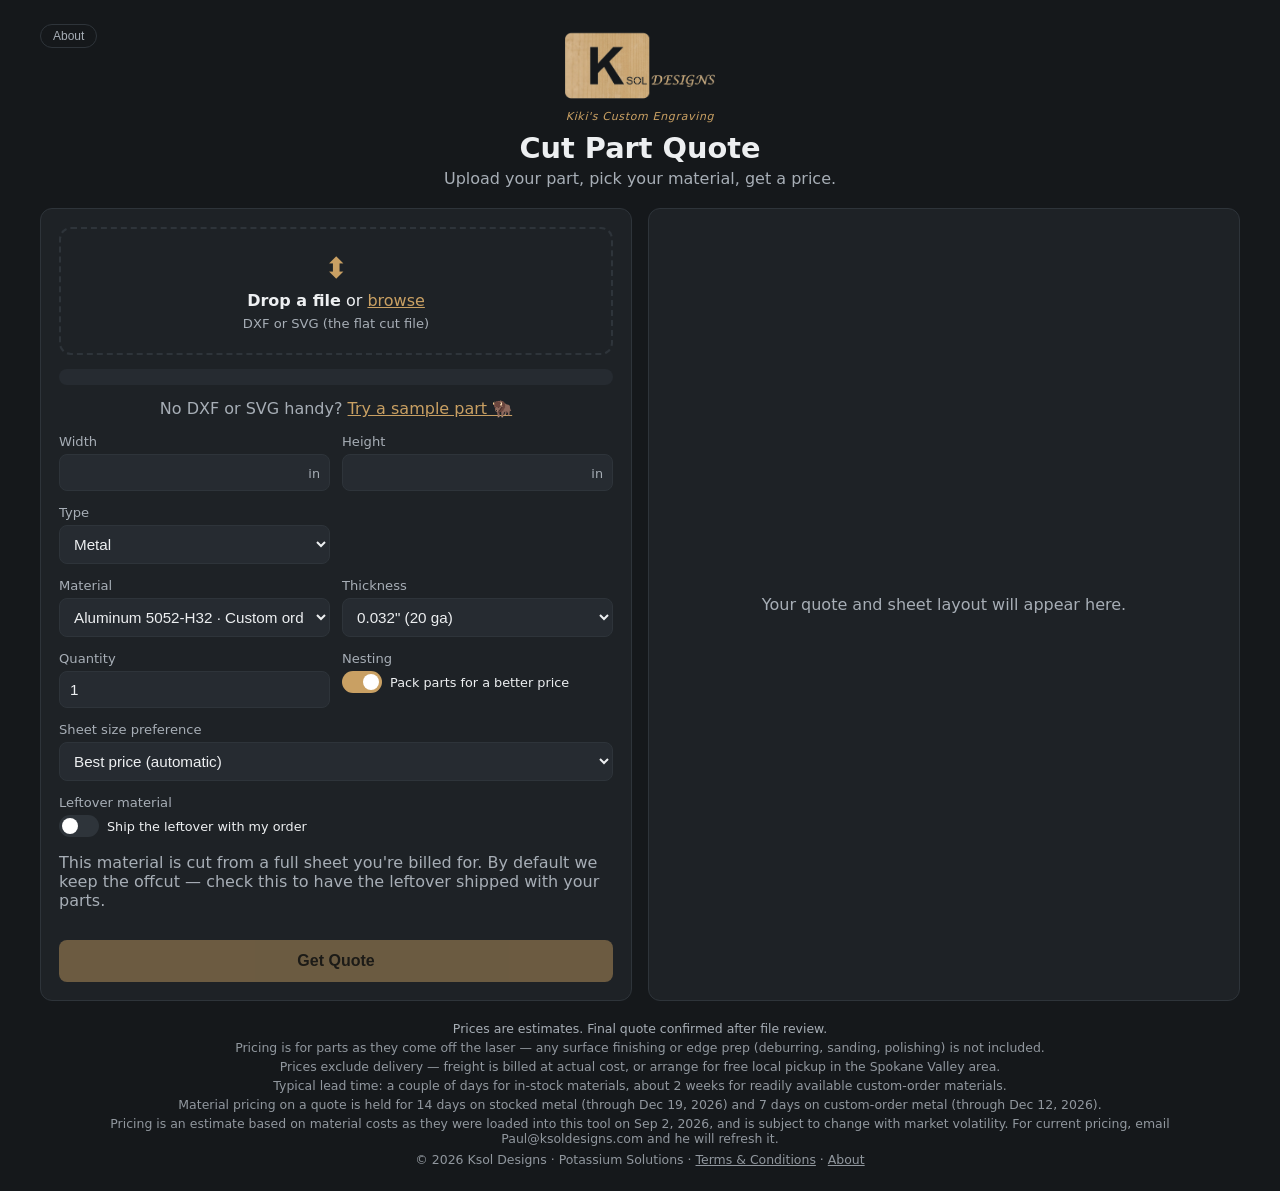
<file: index.html>
<!DOCTYPE html>
<html lang="en">
<head>
  <meta charset="UTF-8" />
  <meta name="viewport" content="width=device-width, initial-scale=1.0" />
  <title>Cut Part Quote</title>
  <link rel="stylesheet" href="styles.css" />
  <link rel="manifest" href="manifest.webmanifest" />
  <meta name="theme-color" content="#0f1420" />
  <link rel="apple-touch-icon" href="icon.svg" />
</head>
<body>
  <main class="mq">
    <header class="mq-head">
      <div class="head-actions">
        <button id="about-btn" class="about-btn" type="button">About</button>
        <button id="inventory-btn" class="about-btn" type="button" hidden>📦 Inventory</button>
        <button id="settings-btn" class="about-btn" type="button" hidden>⚙ Settings</button>
      </div>
      <div class="head-status">
        <button id="install-btn" class="about-btn" type="button" hidden>⤓ Install app</button>
        <span id="mode-badge" class="mode-badge" hidden title="Prices are coming from your local demo-prices.json, not the Worker (BACKEND_URL is blank).">Demo mode</span>
        <button id="owner-badge" class="mode-badge owner-badge" type="button" hidden></button>
      </div>
      <img class="mq-logo" src="ksol-logo.png" alt="Ksol Designs" />
      <div class="mq-cobrand">Kiki's Custom Engraving</div>
      <h1>Cut Part Quote</h1>
      <p class="mq-sub">Upload your part, pick your material, get a price.</p>
    </header>

    <div id="expiry-banner" class="expiry-banner" hidden></div>
    <!-- Owner only: MakerStock moved sharply vs the deployed baseline -->
    <div id="drift-banner" class="drift-banner" hidden></div>

    <section class="mq-grid">
      <!-- LEFT: inputs -->
      <div class="mq-card">
        <!-- Drop zone -->
        <div id="drop" class="drop">
          <input id="file" type="file" accept=".dxf,.svg" hidden />
          <div class="drop-inner">
            <div class="drop-icon">⬍</div>
            <p><strong>Drop a file</strong> or <button type="button" id="browse" class="link">browse</button></p>
            <p class="hint">DXF or SVG (the flat cut file)</p>
          </div>
        </div>
        <div id="file-status" class="file-status" hidden></div>
        <p class="sample-hint hint">No DXF or SVG handy? <button type="button" id="sample-part" class="link">Try a sample part 🦬</button></p>

        <!-- Size (auto-filled from file, editable) -->
        <fieldset class="row2">
          <div>
            <label>Width</label>
            <div class="unit-input"><input id="width" type="number" step="0.001" min="0" /><span>in</span></div>
          </div>
          <div>
            <label>Height</label>
            <div class="unit-input"><input id="height" type="number" step="0.001" min="0" /><span>in</span></div>
          </div>
        </fieldset>

        <!-- Type + finish filters keep the material list short as the catalogue grows. Populated
             from what's loaded, so empty filters never appear. -->
        <fieldset class="row2">
          <div>
            <label>Type</label>
            <select id="type-filter"></select>
          </div>
          <div id="finish-filter-wrap" hidden>
            <label>Finish</label>
            <select id="finish-filter"></select>
          </div>
        </fieldset>

        <!-- Material + thickness -->
        <fieldset class="row2">
          <div>
            <label>Material</label>
            <select id="material"></select>
          </div>
          <div>
            <label>Thickness</label>
            <select id="thickness"></select>
          </div>
        </fieldset>
        <!-- Price-on-request material chosen: contact message in place of a quote -->
        <p id="request-note" class="request-note" hidden></p>

        <!-- Internal only: at-a-glance stock for the chosen material + thickness, by sheet size -->
        <p id="stock-readout" class="stock-readout" hidden></p>

        <!-- Qty + nesting -->
        <fieldset class="row2">
          <div>
            <label>Quantity</label>
            <input id="qty" type="number" min="1" step="1" value="1" />
          </div>
          <div class="nest-toggle">
            <label>Nesting</label>
            <label class="switch">
              <input id="nest" type="checkbox" checked />
              <span class="slider"></span>
              <span class="switch-label">Pack parts for a better price</span>
            </label>
          </div>
        </fieldset>

        <fieldset id="sheet-pref-field">
          <label>Sheet size preference</label>
          <!-- Options are rebuilt per material by buildSheetPrefOptions() — one per real sheet size. -->
          <select id="sheet-pref">
            <option value="auto" selected>Best price (automatic)</option>
          </select>
        </fieldset>

        <!-- Owner only (internal edition): waive some/all of the per-sheet setup & handling fee.
             Big multi-sheet jobs vary — a sparsely-nested sheet swaps in seconds, so you can cap
             setup at the first 2 sheets or waive it entirely. Never shown to customers. -->
        <fieldset id="setup-waive-field" hidden>
          <label>Setup &amp; handling <span class="hint">· internal only</span></label>
          <select id="setup-waive">
            <option value="none" selected>Charge per sheet (normal)</option>
            <option value="after2">Waive after first 2 sheets</option>
            <option value="all">Waive entirely</option>
          </select>
          <p class="hint">Some sheets swap fast, some hold many parts and take longer. Waive setup on the quick ones. The waiver is shown as a line item on the quote.</p>
        </fieldset>

        <!-- Owner only (internal edition): waive the order-minimum top-up for this quote. A small
             job normally gets bumped up to the minimum charge; flip this to quote it at its real
             calculated price instead — a discreet gesture for a valued or new customer. The
             top-up line simply drops off the customer's quote; never shown to customers. -->
        <fieldset id="min-waive-field" hidden>
          <div class="nest-toggle">
            <label>Order minimum <span class="hint">· internal only</span></label>
            <label class="switch">
              <input id="waive-min" type="checkbox" />
              <span class="slider"></span>
              <span class="switch-label">Waive the order-minimum top-up on this quote</span>
            </label>
          </div>
          <p class="hint">On: this quote is priced at its real calculated cost, with no bump up to the order minimum. The top-up line just disappears from the customer's quote — use it to appease a customer put off by the minimum.</p>
        </fieldset>

        <!-- Owner only (internal edition): force the parts-per-sheet count. The nester works on
             bounding boxes, so a tapered part (sword, blade, hook) that really interlocks several
             per sheet gets undercounted. Never shown to customers. -->
        <fieldset id="pps-field" hidden>
          <label>Parts per sheet <span class="hint">· internal only</span></label>
          <input id="pps-override" type="number" min="0" step="1" placeholder="auto" inputmode="numeric" />
          <p class="hint">Blank = the tool's own count. Set it when you know the real nest — the packer only sees bounding boxes, so tapered parts that interlock are undercounted. Applies to whichever sheet is used, so pair it with the sheet-size preference above.</p>
        </fieldset>

        <!-- Owner only (internal edition): override this quote's price and/or force a sheet size.
             For a negotiated deal, or to charge a flat handling fee on a sheet the customer brought.
             Client-side only — the Worker never honors it, so a customer can't force their own price. -->
        <fieldset id="ov-field" hidden>
          <label>Price override <span class="hint">· internal only</span></label>
          <div class="ov-row">
            <select id="ov-sheet"><option value="">Sheet: auto</option></select>
            <input id="ov-price" type="number" min="0" step="0.01" placeholder="$ total this quote" inputmode="decimal" />
          </div>
          <p class="hint">Pick a sheet size (or leave auto) and type a total price for this quote. Blank price = normal calculated quote. The quote then shows a single "Custom quote (as agreed)" line; your cost &amp; margin panel still shows what it really costs you.</p>
        </fieldset>

        <!-- Custom-order materials only: you're billed for a full sheet; the offcut ships only if requested. -->
        <fieldset id="leftover-field" hidden>
          <div class="nest-toggle">
            <label>Leftover material</label>
            <label class="switch">
              <input id="ship-leftover" type="checkbox" />
              <span class="slider"></span>
              <span class="switch-label">Ship the leftover with my order</span>
            </label>
          </div>
          <p class="hint">This material is cut from a full sheet you're billed for. By default we keep the offcut — check this to have the leftover shipped with your parts.</p>
        </fieldset>

        <!-- Shown only when a file decomposes into several candidate panels. Lets the user override
             the auto guess: a real multi-part layout nests its panels; a single logo/design (one
             plate made of many strokes/letters) is cut as ONE part. -->
        <fieldset id="multi-field" hidden>
          <div class="nest-toggle">
            <label>Multiple parts</label>
            <label class="switch">
              <input id="multi-parts" type="checkbox" />
              <span class="slider"></span>
              <span class="switch-label">This file is several separate parts — nest them</span>
            </label>
          </div>
          <p class="hint" id="multi-hint">Leave off for a single design (a logo or one part made of many lines/letters). Turn on only when the file holds several <em>separate</em> parts to cut and nest together.</p>
        </fieldset>

        <!-- Shown only for single-part files that have interior features (lettering, logos, holes
             inside the outline). Three ways to treat them: cut everything through; cut the outer
             blank only (interior left out of the quote); or cut the blank AND raster-engrave the
             interior on the same machine (offered only where the material's machine engraves —
             the CO2 for acrylic/wood, not the metal xTool). -->
        <fieldset id="engrave-field" hidden>
          <label for="cut-mode">Interior features (lettering, logos, cut-outs inside the outline)</label>
          <select id="cut-mode">
            <option value="all">Cut everything — interior features cut through</option>
            <option value="outer">Cut the outer profile only — interior not included</option>
            <option value="engrave">Cut the outer profile + engrave the interior</option>
          </select>
          <p class="hint" id="cut-mode-hint">Every line in the file is cut through, including the interior features.</p>
          <!-- Which engraving machine (only when more than one can take this material at this size) -->
          <div id="engrave-machine-field" hidden style="margin-top:8px">
            <label for="engrave-machine">Engrave on</label>
            <select id="engrave-machine"></select>
          </div>
        </fieldset>

        <button id="quote-btn" class="primary" disabled>Get Quote</button>
        <p id="error" class="error" hidden></p>
      </div>

      <!-- RIGHT: result + nesting preview -->
      <div class="mq-card result" id="result-card">
        <div id="result-empty" class="result-empty">
          <p>Your quote and sheet layout will appear here.</p>
        </div>

        <div id="result" hidden>
          <div class="price-big">
            <span id="total">$0.00</span>
            <span class="price-sub">total</span>
          </div>
          <div class="price-row">
            <span id="perpart">$0.00 each</span>
            <span id="qty-echo">× 1</span>
          </div>
          <!-- Supplier feed unreachable: priced from the last figure we got, and we say which day -->
          <p id="notcurrent-note" class="notcurrent-note" hidden></p>

          <div class="breakdown" id="breakdown">
            <div id="bd-override-row" hidden><span>Custom quote (as agreed)</span><span id="bd-override">$0.00</span></div>
            <div><span>Material</span><span id="bd-material">$0.00</span></div>
            <div><span>Machine time <span id="bd-machine-note" class="hint"></span></span><span id="bd-machine">$0.00</span></div>
            <div id="bd-engrave-row" hidden><span>Engraving <span id="bd-engrave-note" class="hint"></span></span><span id="bd-engrave">$0.00</span></div>
            <div id="bd-gas-row" hidden><span>Gas surcharge</span><span id="bd-gas">$0.00</span></div>
            <div><span>Setup &amp; handling<span id="setup-info" class="setup-info" hidden tabindex="0" role="button" aria-label="What setup and handling covers">ⓘ<span class="flyout"><strong>Setup &amp; handling</strong> — $2.50 per 12×12 sheet, $10 per 24×24. Covers unwrapping the sheet, loading it in the machine, hitting start, then removing and packaging the finished parts when the run is done.</span></span> <span id="bd-process-note" class="hint"></span></span><span id="bd-process">$0.00</span></div>
            <div id="bd-min-row" hidden><span>Minimum order top-up</span><span id="bd-min">$0.00</span></div>
            <div class="bd-total"><span>Total</span><span id="bd-total">$0.00</span></div>
          </div>

          <p id="engrave-note" class="min-note" hidden></p>

          <div class="meta">
            <span id="meta-fit"></span>
            <span id="meta-sheets"></span>
          </div>
          <p id="min-note" class="min-note" hidden>Minimum order charge applied.</p>
          <p id="owner-freight" class="min-note" hidden style="color:var(--accent);font-weight:600"></p>

          <!-- Internal only: your raw cost + margin (never shown to customers) -->
          <div id="cost-breakdown" class="cost-breakdown" hidden>
            <h4>Your cost &amp; margin <span class="hint">· internal only</span></h4>
            <p id="cb-invnote" class="min-note" hidden style="margin:2px 0 6px;color:var(--accent);font-weight:600"></p>
            <div><span>Material</span><span id="cb-material">$0.00</span></div>
            <div><span>Inbound freight</span><span id="cb-freight">$0.00</span></div>
            <div><span>Machine</span><span id="cb-machine">$0.00</span></div>
            <div id="cb-engrave-row" hidden><span>Engraving</span><span id="cb-engrave">$0.00</span></div>
            <div id="cb-gas-row"><span>Gas</span><span id="cb-gas">$0.00</span></div>
            <div><span>Setup &amp; handling</span><span id="cb-process">$0.00</span></div>
            <div class="cb-sub"><span>Total cost</span><span id="cb-totalcost">$0.00</span></div>
            <div><span>Markup</span><span id="cb-markup">×1.0</span></div>
            <div class="cb-sub"><span>Price</span><span id="cb-price">$0.00</span></div>
            <div class="cb-margin"><span>Margin</span><span id="cb-margin">$0.00</span></div>
          </div>

          <p id="sheet-note" class="min-note" hidden></p>
          <p id="stock-offer" class="min-note" hidden>Ordering this material regularly? Contact us for options to stock it for you — minimum purchase frequency applies.</p>

          <!-- Internal only: pull the sheets this quote needs out of the inventory module -->
          <div id="inv-deduct" class="inv-deduct" hidden>
            <div class="inv-line">
              <span id="inv-onhand"></span>
              <label class="inv-qty">Remove
                <input id="inv-qty" type="number" min="0" step="1" value="0" inputmode="numeric" />
                sheet(s)
              </label>
              <button id="inv-btn" class="ghost" type="button">Remove from stock</button>
            </div>
            <p id="inv-status" class="hint" hidden></p>
          </div>

          <!-- Save a viewable copy of the quote, or email it to us (everyone) -->
          <div class="quote-actions">
            <button id="save-pdf" class="ghost" type="button">Save / Print PDF</button>
            <button id="save-jpg" class="ghost" type="button">Save as JPG</button>
            <button id="email-quote" class="ghost" type="button">✉ Email this quote to us</button>
          </div>
          <p id="actions-note" class="hint" hidden></p>
          <p id="email-note" class="hint" hidden></p>

          <!-- Customer lead capture — sends the shop this quote + the customer's contact details
               (via the Worker → Resend). Shown only in the customer edition; the owner uses the
               QuickBooks export + Save PDF instead. -->
          <div id="lead-capture" class="lead-capture" hidden>
            <h3>Send us your details</h3>
            <p class="hint">Share your contact info with this quote so we can help you place an order.</p>
            <div class="lead-grid">
              <label>Name <span class="req">*</span>
                <input id="lead-name" type="text" autocomplete="name" placeholder="Your name" />
              </label>
              <label>Email <span class="req">*</span>
                <input id="lead-email" type="email" autocomplete="email" placeholder="you@example.com" />
              </label>
              <label>Phone <span class="opt">optional</span>
                <input id="lead-phone" type="tel" autocomplete="tel" placeholder="(optional)" />
              </label>
              <label>Notes <span class="opt">optional</span>
                <input id="lead-notes" type="text" placeholder="Anything we should know?" />
              </label>
            </div>
            <button id="lead-send" class="primary" type="button">✉ Send my quote request</button>
            <p id="lead-status" class="hint" hidden></p>
          </div>

          <!-- Owner-only: turn this quote into a QuickBooks invoice file -->
          <div id="qb-export" class="qb-export" hidden>
            <h3>Export to QuickBooks</h3>
            <label>Customer name
              <input id="qb-customer" type="text" placeholder="e.g. Acme Fabrication" autocomplete="off" />
            </label>
            <label>Invoice / quote #
              <input id="qb-docnum" type="text" placeholder="auto" autocomplete="off" />
            </label>
            <details class="qb-accts">
              <summary>QuickBooks account names (set once)</summary>
              <label>A/R account
                <input id="qb-ar" type="text" placeholder="Accounts Receivable" autocomplete="off" />
              </label>
              <label>Income account
                <input id="qb-income" type="text" placeholder="Sales" autocomplete="off" />
              </label>
              <p class="hint">These must match your QuickBooks. Saved on this device.</p>
            </details>
            <button id="qb-btn" class="primary" type="button">Download .IIF for QuickBooks</button>
            <p id="qb-status" class="hint" hidden></p>
          </div>

          <div id="part-check" class="nest-preview" hidden>
            <h3>Actual part size <span class="hint">· double-check your scaling</span></h3>
            <div id="part-view"></div>
            <p class="hint">This is your part drawn to scale from the file. If the width/height look wrong, your file's units or scale changed between programs — fix it before ordering.</p>
          </div>

          <div class="nest-preview">
            <h3>Sheet layout <span class="hint">(<span id="sheet-dim">24″ × 24″</span>)</span>
              <label id="allsheets-field" class="allsheets-toggle" hidden><input id="show-all-sheets" type="checkbox" /> Show all sheets</label>
            </h3>
            <div id="nest-svg"></div>
            <p id="sheet-cap" class="hint"></p>
          </div>
        </div>
      </div>
    </section>

    <footer class="mq-foot">
      <span>Prices are estimates. Final quote confirmed after file review.</span>
      <span id="ascut-note" class="validity-note"></span>
      <span id="shipping-note" class="validity-note"></span>
      <span id="lead-note" class="validity-note"></span>
      <span id="validity-note" class="validity-note"></span>
      <span id="pricing-note" class="validity-note"></span>
      <span class="mq-credit">© <span id="foot-year">2026</span> Ksol Designs · Potassium Solutions · <a href="#" id="terms-link">Terms &amp; Conditions</a> · <a href="#" id="about-link">About</a></span>
    </footer>
  </main>

  <!-- About / How-to modal -->
  <div id="about-modal" class="modal" hidden>
    <div class="modal-backdrop" data-close></div>
    <div class="modal-card" role="dialog" aria-modal="true" aria-labelledby="about-title">
      <button class="modal-close" data-close type="button" aria-label="Close">&times;</button>

      <div class="about-brand">
        <img class="about-logo" src="ksol-logo.png" alt="Ksol Designs" />
        <div>
          <h2 id="about-title">Cut Part Quote</h2>
          <p class="about-tag">Laser-cut parts, priced in seconds.</p>
        </div>
      </div>

      <section class="about-sect">
        <h3>How to use it</h3>
        <ol class="about-steps">
          <li><strong>Add your part.</strong> Drop or browse a <em>DXF</em> or <em>SVG</em> file. No file? Just type the width and height.</li>
          <li><strong>Pick material &amp; thickness</strong> from the drop-downs.</li>
          <li><strong>Set the quantity.</strong> Leave <em>Nesting</em> on for the best price — it packs your parts onto the sheet to save material.</li>
          <li><strong>Click Get Quote.</strong> You'll see the price, a cost breakdown, and how your parts lay out on a sheet.</li>
          <li><strong>Save a copy.</strong> Use <em>Save / Print PDF</em> or <em>Save as JPG</em> to keep or send the quote.</li>
        </ol>
        <p class="about-note">Prices are estimates — the final quote is confirmed after we review your file.</p>
      </section>

      <section class="about-sect" id="about-owner" hidden>
        <h3>Setup &amp; handling <span class="hint">· internal only</span></h3>
        <p class="about-note">Charged per sheet by size: <strong>$5</strong> per 12×12, <strong>$10</strong> per 24×24. Covers unwrapping the sheet, loading it in the machine, hitting start, then removing and packaging the finished parts once the run is done.</p>
      </section>

      <section class="about-sect">
        <h3>Made by</h3>
        <p class="about-credit"><strong>Ksol Designs</strong> · Potassium Solutions</p>
        <p class="about-credit">Paul A.T. Ramey — CAD Artist / Designer / Maker</p>
        <ul class="about-contact">
          <li>📞 <a href="tel:+15094998911">509 499 8911</a></li>
          <li>✉️ <a href="mailto:Paul@ksoldesigns.com">Paul@ksoldesigns.com</a></li>
          <li>🌐 <a href="https://www.ksoldesigns.com" target="_blank" rel="noopener">www.ksoldesigns.com</a></li>
          <li>★ <a href="https://www.patreon.com/KsolDesigns" target="_blank" rel="noopener">patreon.com/KsolDesigns</a></li>
        </ul>
      </section>
    </div>
  </div>

  <!-- Terms & Conditions modal (list filled from TERMS in app.js so it matches the quote fine print) -->
  <div id="terms-modal" class="modal" hidden>
    <div class="modal-backdrop" data-close></div>
    <div class="modal-card" role="dialog" aria-modal="true" aria-labelledby="terms-title">
      <button class="modal-close" data-close type="button" aria-label="Close">&times;</button>
      <section class="about-sect">
        <h2 id="terms-title">Terms &amp; Conditions</h2>
        <ul id="terms-list" class="terms-list"></ul>
        <p class="about-note">These terms print in fine detail on every saved quote.</p>
      </section>
    </div>
  </div>

  <script type="module" src="app.js"></script>
</body>
</html>
</file>
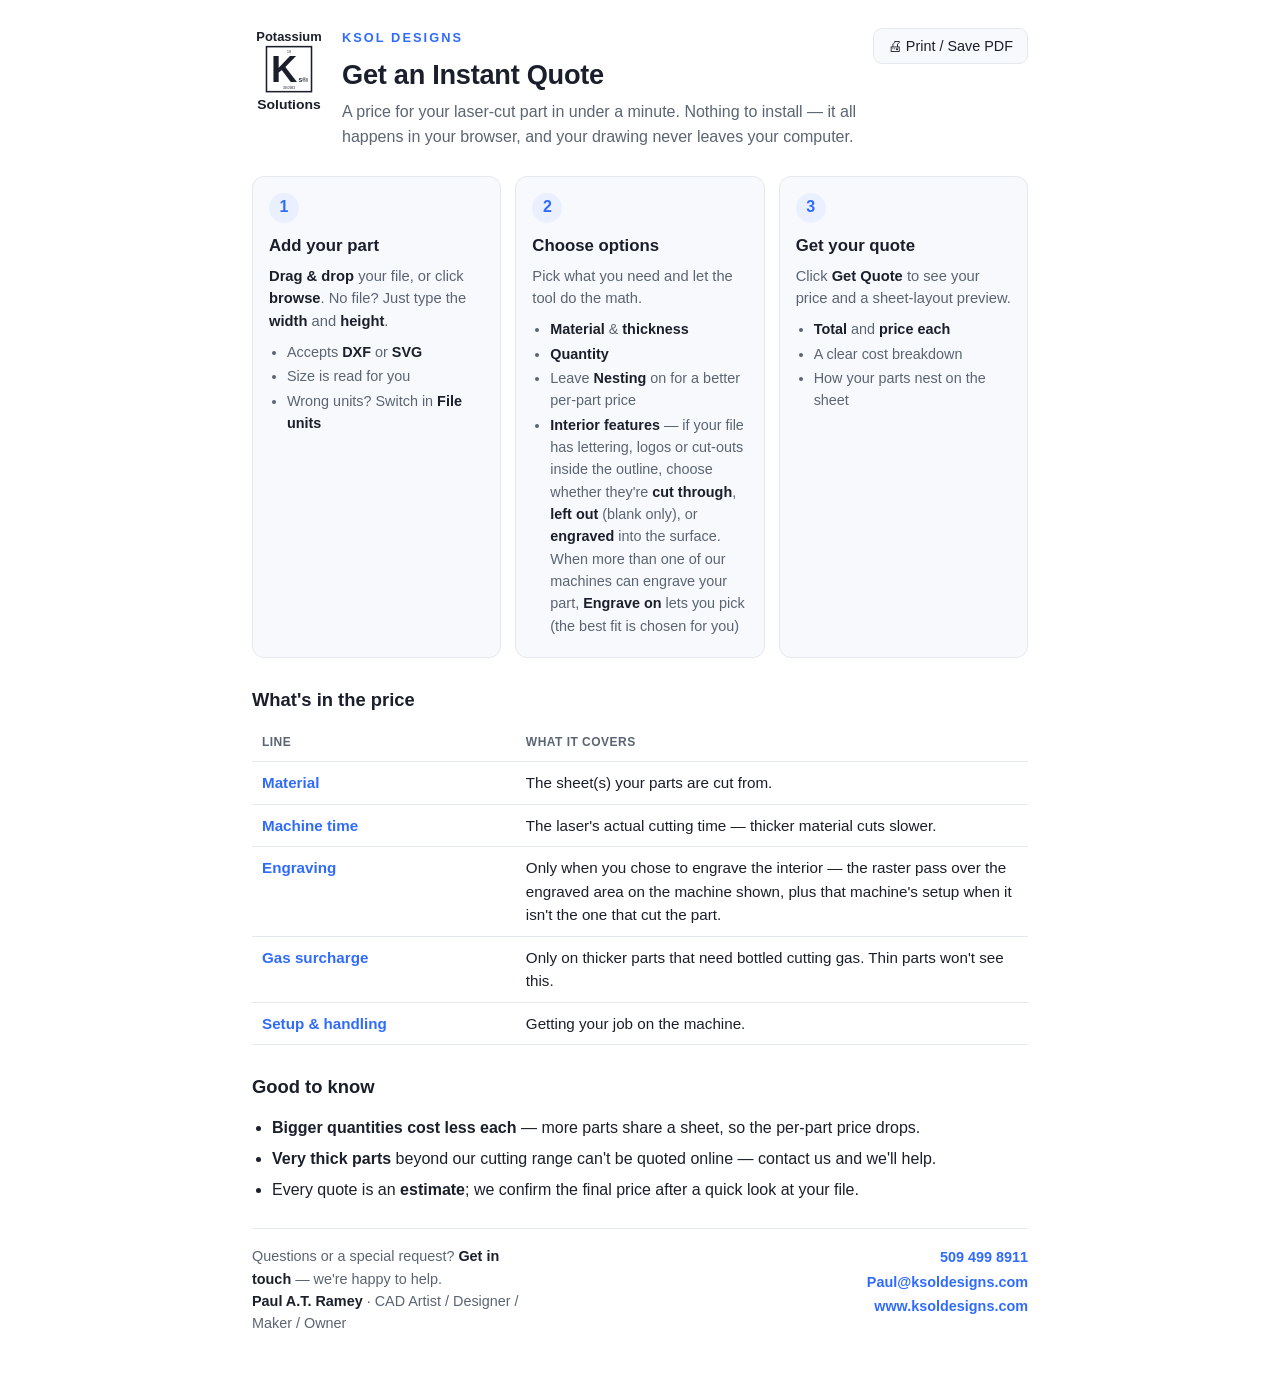
<file: customer-guide.html>
<!DOCTYPE html>
<html lang="en">
<head>
<meta charset="UTF-8" />
<meta name="viewport" content="width=device-width, initial-scale=1.0" />
<title>Ksol Designs — How to Get an Instant Quote</title>
<style>
  :root{
    --bg:#ffffff; --ink:#1a1f2b; --muted:#5b6472; --line:#e4e8ef;
    --card:#f7f9fc; --accent:#2f6bff; --accent-soft:#eaf0ff; --good:#0a8a5f;
  }
  @media (prefers-color-scheme: dark){
    :root{ --bg:#141821; --ink:#eef2f8; --muted:#9aa4b2; --line:#2a3140;
      --card:#1b2130; --accent:#6f9bff; --accent-soft:#22304d; --good:#3ecf9b; }
  }
  *{ box-sizing:border-box; }
  html,body{ margin:0; }
  body{
    background:var(--bg); color:var(--ink);
    font:16px/1.55 -apple-system,BlinkMacSystemFont,"Segoe UI",Roboto,Helvetica,Arial,sans-serif;
    -webkit-print-color-adjust:exact; print-color-adjust:exact;
  }
  .wrap{ max-width:820px; margin:0 auto; padding:28px 22px 40px; }

  .top{ display:flex; align-items:flex-start; justify-content:space-between; gap:16px; }
  .head-left{ display:flex; align-items:flex-start; gap:16px; }
  .logo{ width:74px; height:auto; flex:0 0 auto; color:var(--ink); margin-top:2px; }
  .brand{ font-size:.8rem; font-weight:700; letter-spacing:.16em; text-transform:uppercase; color:var(--accent); margin:0 0 6px; }
  h1{ font-size:1.7rem; margin:0 0 4px; letter-spacing:-.01em; }
  .sub{ color:var(--muted); margin:0; max-width:60ch; }
  .print-btn{
    flex:0 0 auto; border:1px solid var(--line); background:var(--card); color:var(--ink);
    border-radius:9px; padding:9px 14px; font-size:.9rem; cursor:pointer; white-space:nowrap;
  }
  .print-btn:hover{ border-color:var(--accent); color:var(--accent); }

  .steps{ display:grid; gap:14px; margin:26px 0 8px; }
  @media (min-width:640px){ .steps{ grid-template-columns:repeat(3,1fr); } }
  .step{ background:var(--card); border:1px solid var(--line); border-radius:12px; padding:16px 16px 18px; }
  .num{
    display:inline-flex; align-items:center; justify-content:center; width:30px; height:30px;
    border-radius:50%; background:var(--accent-soft); color:var(--accent); font-weight:700; font-size:1rem;
    margin-bottom:10px;
  }
  .step h3{ margin:0 0 6px; font-size:1.05rem; }
  .step p{ margin:0 0 8px; color:var(--muted); font-size:.92rem; }
  .step ul{ margin:6px 0 0; padding-left:18px; color:var(--muted); font-size:.9rem; }
  .step li{ margin:2px 0; }
  .step b{ color:var(--ink); }

  h2{ font-size:1.15rem; margin:28px 0 10px; }
  table{ width:100%; border-collapse:collapse; font-size:.95rem; }
  th,td{ text-align:left; padding:9px 10px; border-bottom:1px solid var(--line); vertical-align:top; }
  th{ font-size:.75rem; text-transform:uppercase; letter-spacing:.04em; color:var(--muted); }
  td:first-child{ font-weight:600; white-space:nowrap; width:34%; }
  td:first-child b{ color:var(--accent); }

  .tips{ margin:14px 0 0; padding-left:20px; }
  .tips li{ margin:6px 0; }
  .tips b{ color:var(--ink); }

  .foot{
    margin-top:26px; padding-top:16px; border-top:1px solid var(--line);
    color:var(--muted); font-size:.9rem; display:flex; justify-content:space-between; gap:16px 24px; flex-wrap:wrap;
  }
  .foot a{ color:var(--accent); text-decoration:none; font-weight:600; }
  .foot a:hover{ text-decoration:underline; }
  .foot .who{ max-width:34ch; }
  .foot .who b{ color:var(--ink); }
  .foot .contact{ text-align:right; line-height:1.7; }
  @media (max-width:560px){ .foot .contact{ text-align:left; } }

  @media print{
    :root{ --bg:#fff; --ink:#111; --muted:#444; --line:#ccc; --card:#fff; --accent:#1a4fd6; --accent-soft:#e9efff; }
    .wrap{ max-width:none; padding:0; }
    .print-btn{ display:none; }
    .step,table,.foot{ break-inside:avoid; }
    body{ font-size:12.5px; }
    h1{ font-size:1.4rem; }
  }
</style>
</head>
<body>
  <main class="wrap">
    <header class="top">
      <div class="head-left">
        <svg class="logo" viewBox="0 0 240 280" xmlns="http://www.w3.org/2000/svg" role="img" aria-label="Potassium Solutions logo">
          <g fill="currentColor" font-family="Arial, Helvetica, sans-serif">
            <text x="120" y="36" text-anchor="middle" font-size="40" font-weight="800" textLength="212" lengthAdjust="spacingAndGlyphs">Potassium</text>
            <rect x="47" y="54" width="146" height="146" fill="none" stroke="currentColor" stroke-width="5"/>
            <text x="120" y="76" text-anchor="middle" font-size="11">19</text>
            <text x="104" y="170" text-anchor="middle" font-size="118" font-weight="800">K</text>
            <text x="151" y="170" font-size="18" font-weight="800">S&#174;l</text>
            <text x="120" y="192" text-anchor="middle" font-size="11">39.0983</text>
            <text x="120" y="256" text-anchor="middle" font-size="40" font-weight="800" textLength="206" lengthAdjust="spacingAndGlyphs">Solutions</text>
          </g>
        </svg>
        <div>
          <p class="brand">Ksol Designs</p>
          <h1>Get an Instant Quote</h1>
          <p class="sub">A price for your laser-cut part in under a minute. Nothing to install —
            it all happens in your browser, and your drawing never leaves your computer.</p>
        </div>
      </div>
      <button class="print-btn" onclick="window.print()">🖨 Print / Save PDF</button>
    </header>

    <section class="steps">
      <div class="step">
        <div class="num">1</div>
        <h3>Add your part</h3>
        <p><b>Drag &amp; drop</b> your file, or click <b>browse</b>. No file? Just type the
          <b>width</b> and <b>height</b>.</p>
        <ul>
          <li>Accepts <b>DXF</b> or <b>SVG</b></li>
          <li>Size is read for you</li>
          <li>Wrong units? Switch in <b>File units</b></li>
        </ul>
      </div>
      <div class="step">
        <div class="num">2</div>
        <h3>Choose options</h3>
        <p>Pick what you need and let the tool do the math.</p>
        <ul>
          <li><b>Material</b> &amp; <b>thickness</b></li>
          <li><b>Quantity</b></li>
          <li>Leave <b>Nesting</b> on for a better per-part price</li>
          <li><b>Interior features</b> — if your file has lettering, logos or cut-outs inside the outline, choose whether they're <b>cut through</b>, <b>left out</b> (blank only), or <b>engraved</b> into the surface. When more than one of our machines can engrave your part, <b>Engrave on</b> lets you pick (the best fit is chosen for you)</li>
        </ul>
      </div>
      <div class="step">
        <div class="num">3</div>
        <h3>Get your quote</h3>
        <p>Click <b>Get Quote</b> to see your price and a sheet-layout preview.</p>
        <ul>
          <li><b>Total</b> and <b>price each</b></li>
          <li>A clear cost breakdown</li>
          <li>How your parts nest on the sheet</li>
        </ul>
      </div>
    </section>

    <h2>What's in the price</h2>
    <table>
      <thead><tr><th>Line</th><th>What it covers</th></tr></thead>
      <tbody>
        <tr><td><b>Material</b></td><td>The sheet(s) your parts are cut from.</td></tr>
        <tr><td><b>Machine time</b></td><td>The laser's actual cutting time — thicker material cuts slower.</td></tr>
        <tr><td><b>Engraving</b></td><td>Only when you chose to engrave the interior — the raster pass over the engraved area on the machine shown, plus that machine's setup when it isn't the one that cut the part.</td></tr>
        <tr><td><b>Gas surcharge</b></td><td>Only on thicker parts that need bottled cutting gas. Thin parts won't see this.</td></tr>
        <tr><td><b>Setup &amp; handling</b></td><td>Getting your job on the machine.</td></tr>
      </tbody>
    </table>

    <h2>Good to know</h2>
    <ul class="tips">
      <li><b>Bigger quantities cost less each</b> — more parts share a sheet, so the per-part price drops.</li>
      <li><b>Very thick parts</b> beyond our cutting range can't be quoted online — contact us and we'll help.</li>
      <li>Every quote is an <b>estimate</b>; we confirm the final price after a quick look at your file.</li>
    </ul>

    <div class="foot">
      <div class="who">
        Questions or a special request? <b>Get in touch</b> — we're happy to help.<br>
        <b>Paul A.T. Ramey</b> · CAD Artist / Designer / Maker / Owner
      </div>
      <div class="contact">
        <a href="tel:+15094998911">509&nbsp;499&nbsp;8911</a><br>
        <a href="mailto:Paul@ksoldesigns.com">Paul@ksoldesigns.com</a><br>
        <a href="https://www.ksoldesigns.com" target="_blank" rel="noopener">www.ksoldesigns.com</a>
      </div>
    </div>
  </main>
</body>
</html>
</file>
<file: styles.css>
:root {
  /* Ksol Designs scheme — matches the 3D Print Part Quote tool (warm dark + gold) */
  --bg: #15181B;
  --card: #1E2226;
  --card-2: #262B31;
  --border: #2E343A;
  --text: #EDEFF1;
  --muted: #A7AEB6;
  --accent: #C9A063;
  --accent-ink: #1B1305;                       /* dark text for on-gold buttons/badges */
  --accent-soft: rgba(201, 160, 99, 0.18);
  --good: #5FBF8C;
  --danger: #E88585;
  --sheet-bg: #101417;
  --radius: 12px;
  font-family: system-ui, -apple-system, "Segoe UI", Roboto, sans-serif;
}

* { box-sizing: border-box; }

body {
  margin: 0;
  background: var(--bg);
  color: var(--text);
  padding: 24px 16px;
}

.mq { max-width: 1200px; margin: 0 auto; } /* fills the GoDaddy content column (~1200) instead of stopping at 920 */

.mq-head { text-align: center; position: relative; margin-bottom: 20px; }
.mq-head h1 { margin: 0 0 4px; font-size: 1.8rem; }
.mq-sub { margin: 0; color: var(--muted); }
.mq-logo { width: 150px; height: auto; margin: 0 auto 2px; display: block; }
.mq-cobrand { text-align: center; font-size: 11px; letter-spacing: .06em; font-style: italic;
  color: var(--accent); margin: 0 0 8px; }
/* Left-hand header buttons (About / Inventory / Settings) flow in a row so they never stack on
   top of each other — hidden ones (owner-only) simply collapse out of the flex line. */
.head-actions { position: absolute; top: 0; left: 0; display: flex; gap: 8px; flex-wrap: wrap; }
.head-actions .about-btn { position: static; }
/* Right-hand header status (Install / Demo mode / Owner view) — same flex row treatment, so the
   badges never stack on each other (in the internal edition Demo mode + Owner view both show). */
.head-status {
  position: absolute; top: 0; right: 0;
  display: flex; gap: 8px; flex-wrap: wrap; align-items: center; justify-content: flex-end;
}
.head-status .about-btn, .head-status .mode-badge { position: static; }
/* The owner/customer badge is a real toggle (button), so reset the UA button chrome. */
button.mode-badge { border: none; font-family: inherit; cursor: pointer; }
button.mode-badge:hover { filter: brightness(1.15); }
.owner-badge { background: var(--accent); color: var(--accent-ink); }
/* Previewing the customer view: outlined instead of solid, so it's obvious you're not on owner data. */
.owner-badge.previewing { background: transparent; color: var(--accent); border: 1px solid var(--accent); }
/* Narrow screens: these rows would run across the centred logo, so let them flow above it. */
@media (max-width: 720px) {
  .head-actions, .head-status { position: static; justify-content: center; margin-bottom: 12px; }
}
.about-btn {
  position: absolute; top: 0; left: 0;
  background: transparent; color: var(--muted);
  border: 1px solid var(--border); border-radius: 999px;
  font-size: 0.75rem; padding: 4px 12px; cursor: pointer;
  white-space: nowrap;
}
.about-btn:hover { border-color: var(--accent); color: var(--accent); }
#install-btn { left: auto; right: 0; color: var(--accent); border-color: var(--accent); }
.mq-credit { display: block; margin-top: 6px; opacity: 0.85; }
.mq-credit a { color: var(--muted); }
.mq-credit a:hover { color: var(--accent); }
.mode-badge {
  position: absolute; top: 0; right: 0;
  background: #6b4c00; color: #ffd479;
  font-size: 0.72rem; padding: 3px 8px; border-radius: 999px;
}

.mq-grid {
  display: grid;
  grid-template-columns: 1fr 1fr;
  gap: 16px;
}
@media (max-width: 720px) { .mq-grid { grid-template-columns: 1fr; } }

.mq-card {
  background: var(--card);
  border: 1px solid var(--border);
  border-radius: var(--radius);
  padding: 18px;
}

/* Drop zone */
.drop {
  border: 2px dashed var(--border);
  border-radius: var(--radius);
  padding: 22px;
  text-align: center;
  cursor: pointer;
  transition: border-color .15s, background .15s;
  margin-bottom: 14px;
}
.drop.drag { border-color: var(--accent); background: var(--accent-soft); }
.drop-icon { font-size: 1.8rem; color: var(--accent); }
.drop p { margin: 6px 0 0; }
.drop .hint { color: var(--muted); font-size: 0.82rem; }
.link { background: none; border: none; color: var(--accent); cursor: pointer; font: inherit; padding: 0; text-decoration: underline; }

.file-status {
  background: var(--card-2);
  border-radius: 8px;
  padding: 8px 12px;
  font-size: 0.85rem;
  margin-bottom: 14px;
  display: flex; justify-content: space-between; align-items: center;
}
.file-status.err { color: var(--danger); }

fieldset { border: none; padding: 0; margin: 0 0 14px; }
.row2 { display: grid; grid-template-columns: 1fr 1fr; gap: 12px; }

label { display: block; font-size: 0.82rem; color: var(--muted); margin-bottom: 5px; }

input[type=number], select {
  width: 100%;
  background: var(--card-2);
  border: 1px solid var(--border);
  color: var(--text);
  border-radius: 8px;
  padding: 9px 10px;
  font-size: 0.95rem;
}
input:focus, select:focus { outline: none; border-color: var(--accent); }

.unit-input { position: relative; }
.unit-input span {
  position: absolute; right: 10px; top: 50%; transform: translateY(-50%);
  color: var(--muted); font-size: 0.8rem;
}
.unit-input input { padding-right: 28px; }

.inline-note { display: flex; align-items: center; gap: 8px; font-size: 0.8rem; margin: -6px 0 14px; }
.inline-note select { width: auto; padding: 5px 8px; }

/* Switch */
.nest-toggle .switch { display: flex; align-items: center; gap: 8px; cursor: pointer; margin: 0; }
.switch input { display: none; }
.slider {
  width: 40px; height: 22px; background: var(--border); border-radius: 999px;
  position: relative; transition: background .15s; flex: 0 0 auto;
}
.slider::before {
  content: ""; position: absolute; width: 16px; height: 16px; left: 3px; top: 3px;
  background: #fff; border-radius: 50%; transition: transform .15s;
}
.switch input:checked + .slider { background: var(--accent); }
.switch input:checked + .slider::before { transform: translateX(18px); }
.switch-label { color: var(--text); font-size: 0.8rem; }

.primary {
  width: 100%;
  background: var(--accent);
  color: var(--accent-ink);
  border: none;
  border-radius: 8px;
  padding: 12px;
  font-size: 1rem;
  font-weight: 600;
  cursor: pointer;
  transition: opacity .15s;
}
.primary:disabled { opacity: 0.45; cursor: not-allowed; }
.primary:not(:disabled):hover { opacity: 0.9; }

.error { color: var(--danger); font-size: 0.85rem; margin: 10px 0 0; }

/* Result */
.result { display: flex; flex-direction: column; }
.result-empty { margin: auto; color: var(--muted); text-align: center; }

.price-big { text-align: center; margin-bottom: 4px; }
.price-big #total { font-size: 2.6rem; font-weight: 700; color: var(--good); }
.price-sub { display: block; color: var(--muted); font-size: 0.8rem; letter-spacing: .05em; text-transform: uppercase; }
.price-row { display: flex; justify-content: center; gap: 10px; color: var(--muted); margin-bottom: 16px; }

.breakdown { border-top: 1px solid var(--border); padding-top: 12px; }
.breakdown > div { display: flex; justify-content: space-between; padding: 4px 0; font-size: 0.9rem; }
/* The flex rule above beats the browser default for [hidden], so hidden rows (gas, engraving, min
   top-up, owner override) rendered as $0.00 lines. Re-assert hidden. */
.breakdown > div[hidden] { display: none; }
.breakdown .bd-total { border-top: 1px solid var(--border); margin-top: 6px; padding-top: 8px; font-weight: 600; }
/* Owner price override: show only the agreed-price row + the total, hide the itemised lines. */
.breakdown.overridden > div:not(#bd-override-row):not(.bd-total) { display: none; }
#bd-override-row { font-weight: 600; }
/* Owner override controls: sheet picker + price on one row. */
.ov-row { display: flex; gap: 8px; }
.ov-row #ov-sheet { flex: 1 1 auto; }
.ov-row #ov-price { width: 8.5em; flex: 0 0 auto; }

/* Owner-only "Setup & handling" info flyout (revealed for the internal edition). */
.setup-info { position: relative; display: inline-flex; align-items: center; margin-left: 6px; color: var(--accent); cursor: help; font-size: 0.9em; }
.setup-info .flyout {
  position: absolute; bottom: calc(100% + 8px); left: -8px; width: 260px;
  background: var(--card-2); color: var(--text); border: 1px solid var(--border);
  border-radius: 8px; padding: 10px 12px; font-size: 0.78rem; line-height: 1.45;
  font-weight: 400; text-align: left; box-shadow: 0 10px 28px rgba(0, 0, 0, 0.45);
  opacity: 0; visibility: hidden; transition: opacity 0.12s ease; z-index: 40; pointer-events: none;
}
.setup-info .flyout strong { color: var(--accent); }
.setup-info .flyout::after {
  content: ""; position: absolute; top: 100%; left: 14px;
  border: 6px solid transparent; border-top-color: var(--border);
}
.setup-info:hover .flyout, .setup-info:focus-visible .flyout, .setup-info:focus-within .flyout {
  opacity: 1; visibility: visible;
}

.meta { display: flex; justify-content: space-between; color: var(--muted); font-size: 0.82rem; margin: 12px 0 0; }
.min-note { color: #ffd479; font-size: 0.8rem; margin: 6px 0 0; }

.nest-preview { margin-top: 16px; }
.nest-preview h3 { font-size: 0.9rem; margin: 0 0 8px; font-weight: 600; display: flex; align-items: center; gap: 10px; flex-wrap: wrap; }
.nest-preview .hint { color: var(--muted); font-weight: 400; }
.allsheets-toggle { font-size: 0.8rem; font-weight: 400; color: var(--muted); display: inline-flex; align-items: center; gap: 5px; cursor: pointer; margin-left: auto; }
.allsheets-toggle input { margin: 0; }
#part-check #part-view { text-align: center; }

.mq-foot { text-align: center; color: var(--muted); font-size: 0.78rem; margin-top: 20px; }
.mq-foot .validity-note { display: block; margin-top: 4px; opacity: 0.85; }
.hint { color: var(--muted); }

.expiry-banner {
  background: rgba(255, 107, 107, 0.12);
  border: 1px solid var(--danger);
  color: #ffd0d0;
  border-radius: var(--radius);
  padding: 12px 16px;
  margin-bottom: 16px;
  text-align: center;
  font-size: 0.95rem;
}

/* Save-quote action buttons (PDF / JPG) */
.quote-actions { display: flex; gap: 10px; margin-top: 16px; }
.ghost {
  flex: 1;
  background: transparent;
  color: var(--text);
  border: 1px solid var(--border);
  border-radius: 8px;
  padding: 9px 10px;
  font-size: 0.9rem;
  cursor: pointer;
}
.ghost:hover { border-color: var(--accent); color: var(--accent); }
.sample-hint { text-align: center; margin-top: 10px; }
.ghost:disabled { opacity: 0.45; cursor: not-allowed; }
.ghost:disabled:hover { border-color: var(--border); color: var(--text); }

/* Customer lead-capture panel — solid accent border (vs the owner panel's dashed) so it reads as a
   customer call-to-action, not an internal tool. */
.lead-capture {
  margin-top: 16px;
  padding: 14px 16px;
  border: 1px solid var(--accent);
  border-left-width: 4px;
  border-radius: var(--radius);
  background: var(--card-2);
}
.lead-capture h3 { margin: 0 0 4px; font-size: 0.95rem; }
.lead-capture > .hint { margin: 0 0 12px; }
.lead-grid { display: grid; grid-template-columns: 1fr 1fr; gap: 10px 12px; margin-bottom: 12px; }
.lead-grid label { display: block; font-size: 0.8rem; color: var(--muted); }
.lead-grid input {
  width: 100%;
  background: var(--card);
  border: 1px solid var(--border);
  color: var(--text);
  border-radius: 8px;
  padding: 9px 10px;
  font-size: 0.95rem;
  margin-top: 4px;
}
.lead-grid input:focus { outline: none; border-color: var(--accent); }
.lead-capture .req { color: var(--accent); }
.lead-capture .opt { color: var(--muted); font-weight: 400; opacity: 0.7; }
.lead-capture .primary { width: 100%; }
#lead-status { margin: 10px 0 0; font-size: 0.85rem; }
#lead-status.err { color: var(--danger); }
#lead-status.ok { color: var(--accent); }
@media (max-width: 480px) { .lead-grid { grid-template-columns: 1fr; } }

/* Owner-only QuickBooks export panel */
.qb-export {
  margin-top: 16px;
  padding: 14px;
  border: 1px dashed var(--accent);
  border-radius: var(--radius);
  background: var(--card-2);
}
.qb-export h3 { margin: 0 0 10px; font-size: 0.95rem; }
.qb-export label { display: block; font-size: 0.8rem; color: var(--muted); margin-bottom: 10px; }
.qb-export input[type=text] {
  width: 100%;
  background: var(--card);
  border: 1px solid var(--border);
  color: var(--text);
  border-radius: 8px;
  padding: 9px 10px;
  font-size: 0.95rem;
  margin-top: 4px;
}
.qb-export input[type=text]:focus { outline: none; border-color: var(--accent); }
.qb-accts { margin-bottom: 10px; }
.qb-accts summary { cursor: pointer; font-size: 0.8rem; color: var(--muted); margin-bottom: 8px; }
.qb-export .primary { margin-top: 4px; }
#qb-status { margin: 8px 0 0; font-size: 0.8rem; }
#qb-status.err { color: var(--danger); }

/* About / How-to modal */
.modal { position: fixed; inset: 0; z-index: 50; display: flex; align-items: center; justify-content: center; padding: 16px; }
.modal[hidden] { display: none; }
.modal-backdrop { position: absolute; inset: 0; background: rgba(4, 8, 18, 0.66); backdrop-filter: blur(2px); }
.modal-card {
  position: relative;
  background: var(--card);
  border: 1px solid var(--border);
  border-radius: var(--radius);
  padding: 22px 24px;
  max-width: 460px;
  width: 100%;
  max-height: 88vh;
  overflow-y: auto;
  box-shadow: 0 20px 60px rgba(0, 0, 0, 0.5);
}
.modal-close {
  position: absolute; top: 10px; right: 12px;
  background: transparent; border: none; color: var(--muted);
  font-size: 1.6rem; line-height: 1; cursor: pointer; padding: 2px 6px;
}
.modal-close:hover { color: var(--text); }
.about-brand { display: flex; align-items: center; gap: 14px; margin-bottom: 6px; }
.about-logo { width: 128px; height: auto; flex: 0 0 auto; }
.about-brand h2 { margin: 0; font-size: 1.15rem; }
.about-tag { margin: 2px 0 0; color: var(--muted); font-size: 0.85rem; }
.about-sect { margin-top: 18px; border-top: 1px solid var(--border); padding-top: 14px; }
.about-sect h3 { margin: 0 0 8px; font-size: 0.9rem; color: var(--accent); text-transform: uppercase; letter-spacing: 0.5px; }
.about-steps { margin: 0; padding-left: 20px; }
.about-steps li { margin-bottom: 7px; font-size: 0.9rem; line-height: 1.4; }
.about-steps em { color: var(--text); font-style: normal; font-weight: 600; }
.about-note { margin: 10px 0 0; color: var(--muted); font-size: 0.8rem; font-style: italic; }
.terms-list { margin: 4px 0 0; padding-left: 20px; }
.terms-list li { margin-bottom: 9px; font-size: 0.85rem; line-height: 1.45; color: var(--muted); }
.terms-list strong { color: var(--text); }
.inv-deduct { margin: 12px 0; padding: 10px 12px; border: 1px solid var(--border); border-radius: 8px; background: rgba(127,127,127,.06); }
.inv-line { display: flex; align-items: center; gap: 12px; flex-wrap: wrap; }
.inv-line #inv-onhand { font-size: .88rem; font-weight: 600; }
.inv-qty { display: inline-flex; align-items: center; gap: 6px; font-size: .85rem; color: var(--muted); }
.inv-qty input { width: 64px; }
.inv-deduct .hint.err { color: #ff6b6b; }
.inv-deduct .hint.ok { color: var(--good); }
/* Supplier price wasn't live for this quote — a caveat on a valid quote, not an error */
.notcurrent-note {
  margin: 6px 0 0; padding: 7px 10px; font-size: .82rem; font-weight: 600;
  color: #b45309; border: 1px solid #b45309; border-radius: 7px;
  background: rgba(180, 83, 9, .08);
}
/* Owner-only: supplier prices moved sharply against the deployed baseline */
.drift-banner {
  margin: 0 0 14px; padding: 11px 14px; font-size: .87rem; line-height: 1.5;
  color: var(--text); border: 1px solid #b45309; border-left-width: 4px; border-radius: 8px;
  background: rgba(180, 83, 9, .1);
}
.drift-banner ul { margin: 7px 0 0; padding-left: 20px; }
.drift-banner li { margin-bottom: 2px; }
.drift-banner code { font-size: .85em; padding: 1px 5px; border-radius: 4px; background: rgba(127,127,127,.18); }

/* Price-on-request material: stands in for the quote, so make it read as guidance, not an error */
.request-note {
  margin: 2px 0 0; padding: 9px 11px; font-size: .86rem; line-height: 1.45;
  color: var(--text); border: 1px solid var(--accent); border-radius: 8px;
  background: rgba(127, 127, 127, .06);
}
.stock-readout { margin: -4px 0 0; font-size: .82rem; font-weight: 600; color: var(--muted); }
.stock-readout .in { color: var(--good); }
.stock-readout .out { color: #ff6b6b; }
.about-credit { margin: 0 0 4px; font-size: 0.9rem; }
.about-contact { list-style: none; margin: 8px 0 0; padding: 0; }
.about-contact li { margin-bottom: 5px; font-size: 0.9rem; }
.about-contact a { color: var(--accent); text-decoration: none; }
.about-contact a:hover { text-decoration: underline; }

/* Internal-only cost + margin panel */
.cost-breakdown {
  margin-top: 14px;
  padding: 12px 14px;
  border: 1px solid var(--accent);
  border-radius: var(--radius);
  background: var(--card-2);
}
.cost-breakdown h4 { margin: 0 0 8px; font-size: 0.85rem; color: var(--accent); font-weight: 700; }
.cost-breakdown h4 .hint { font-weight: 400; }
.cost-breakdown > div { display: flex; justify-content: space-between; font-size: 0.85rem; padding: 3px 0; color: var(--muted); }
.cost-breakdown > div[hidden] { display: none; } /* same [hidden] override guard as .breakdown */
.cost-breakdown > div span:last-child { color: var(--text); font-variant-numeric: tabular-nums; }
.cost-breakdown .cb-sub { border-top: 1px solid var(--border); margin-top: 4px; padding-top: 6px; font-weight: 600; }
.cost-breakdown .cb-sub span { color: var(--text); }
.cost-breakdown .cb-margin { border-top: 1px solid var(--accent); margin-top: 4px; padding-top: 6px; font-weight: 700; }
.cost-breakdown .cb-margin span:last-child { color: var(--good); }
</file>
